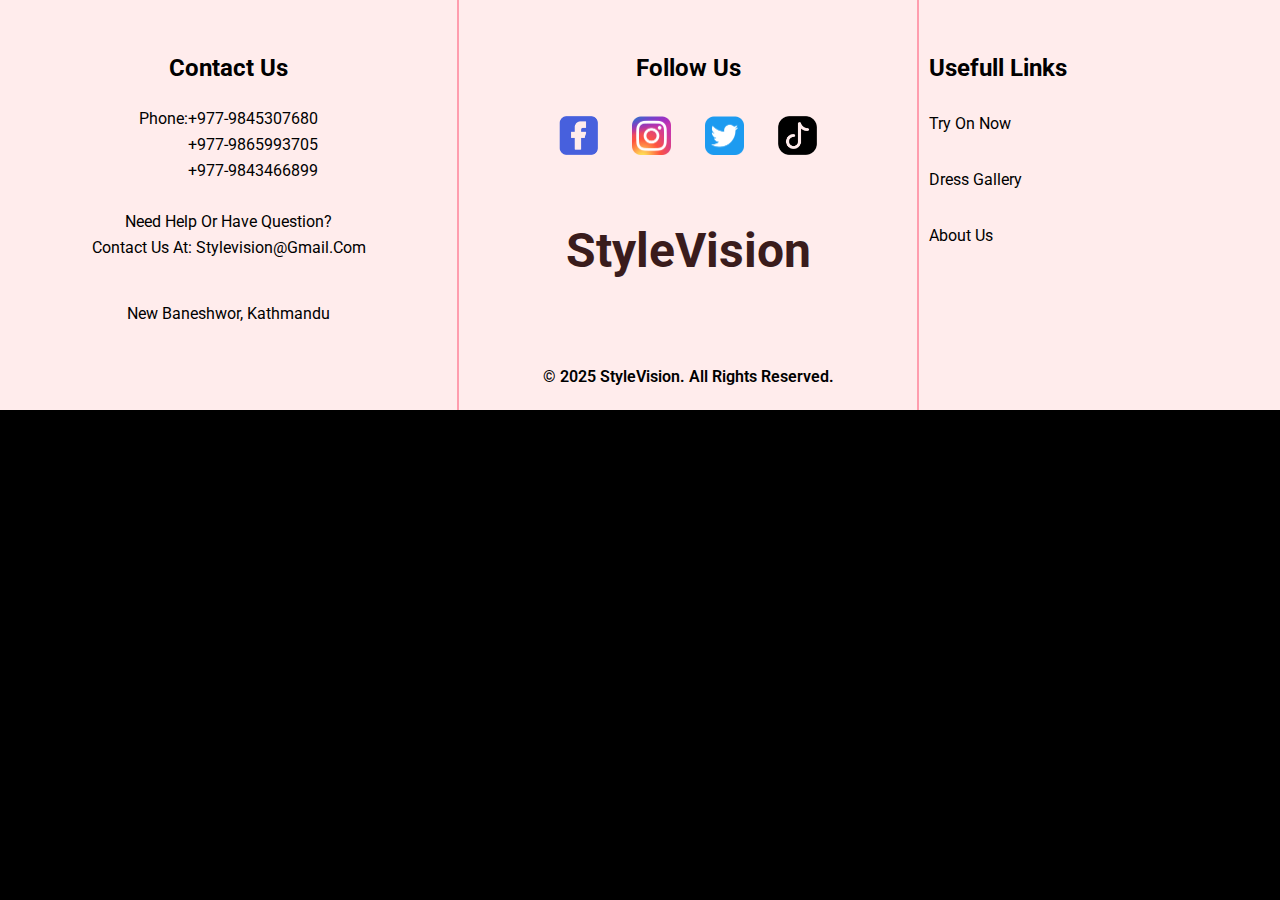
<file: footer/index.html>
<!DOCTYPE html>
<html lang="en">

<head>
    <meta charset="UTF-8">
    <meta name="viewport" content="width=device-width, initial-scale=1.0">
    <title>footer</title>
    <link rel="stylesheet" href="style.css">
    <link rel="preconnect" href="https://fonts.googleapis.com">
    <link rel="preconnect" href="https://fonts.gstatic.com" crossorigin>
    <link
        href="https://fonts.googleapis.com/css2?family=DM+Serif+Display:ital@0;1&family=Inter:ital,opsz,wght@0,14..32,100..900;1,14..32,100..900&family=Quicksand:wght@300..700&family=Roboto:ital,wght@0,100..900;1,100..900&family=Saira+Semi+Condensed:wght@100;200;300;400;500;600;700;800;900&display=swap"
        rel="stylesheet">
</head>

<body>
    <footer>
        <div class="footer-content">
            <div class="contact flex-box card-width">
                <div class="con-item">
                    <h2>contact us</h2>
                    <div class="num align col flex-box">
                        <p>phone:+977-9845307680</p>
                        <p class="para">+977-9865993705</p>
                        <p class="para1">+977-9843466899</p>
                    </div>
                </div>
                <div class="help col flex-box">
                    <p>need help or have question?</p>
                    <p>contact us at: stylevision@gmail.com</p>
                </div>
                <p class="para2 col">new baneshwor, kathmandu</p>
            </div>

            <div class="contact card-width ">
                <div class="con-item">
                    <h2>follow us</h2>
                    <div class="num mid">
                        <a><img src="../icon/facebook.png" alt="logo image of facebook"></a>
                        <a><img src="../icon/instagram.png" alt="logo image of instagram"></a>
                        <a><img src="../icon/twitter.png" alt="logo image of twitter"></a>
                        <a><img src="../icon/tiktok.png" alt="logo image of tiktok"></a>
                    </div>
                </div>
                <h1 class="text-center">styleVision</h1>
                <p class="copy-right text-center">&copy 2025 StyleVision. All rights reserved.</p>
            </div>

            <div class="contact last">
                <h2>usefull links</h2>
                <a href="#">try on now</a>
                <a href="#">dress gallery</a>
                <a href="#">about us</a>
                
            </div>
        </div>
    </footer>
</body>

</html>
</file>
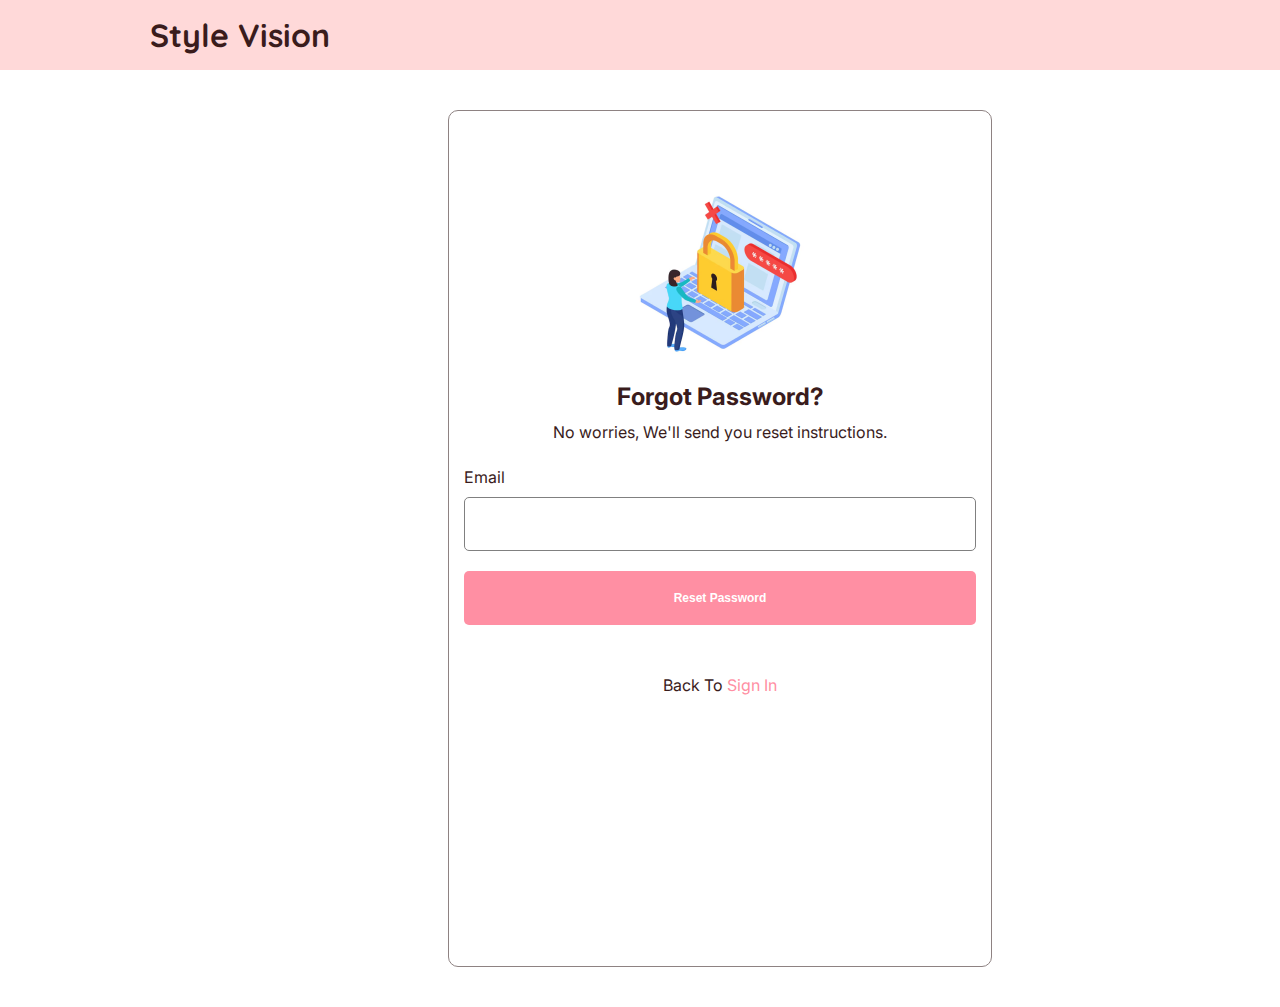
<file: pages/forgotPasswordPage/index.html>
<!DOCTYPE html>
<html lang="en">

<head>
    <meta charset="UTF-8">
    <meta name="viewport" content="width=device-width, initial-scale=1.0">
    <title>Forgot password</title>
    <link rel="stylesheet" href="style.css">
    <link rel="preconnect" href="https://fonts.googleapis.com">
    <link rel="preconnect" href="https://fonts.gstatic.com" crossorigin>
    <link
        href="https://fonts.googleapis.com/css2?family=DM+Serif+Display:ital@0;1&family=Inter:ital,opsz,wght@0,14..32,100..900;1,14..32,100..900&family=Quicksand:wght@300..700&family=Roboto:ital,wght@0,100..900;1,100..900&family=Saira+Semi+Condensed:wght@100;200;300;400;500;600;700;800;900&display=swap"
        rel="stylesheet">
</head>

<body>
    <form action="">
        <a href="../../landingPage/index.html">
            <h2>Style Vision</h2>
        </a>
        <div class="login">
            <div class="contain">
                <img src="../../image/forgotPass.png" alt="log in photo">
                <p class="para para-common">Forgot Password?</p>
                <p class="wel-message para-common">No worries, We'll send you reset instructions.</p>
                <div class="input">
                    <label for="email">Email</label>  
                    <input type="email" class="common-input" id="email" name="email">

                    <button class="common-input sign-in btn-font" type="submit">Reset Password</button>

                    <p class="no-account">back to <a href="../logInPage/index.html">Sign in</a></p>
                </div>
            </div>
        </div>
    </form>
</body>

</html>
</file>
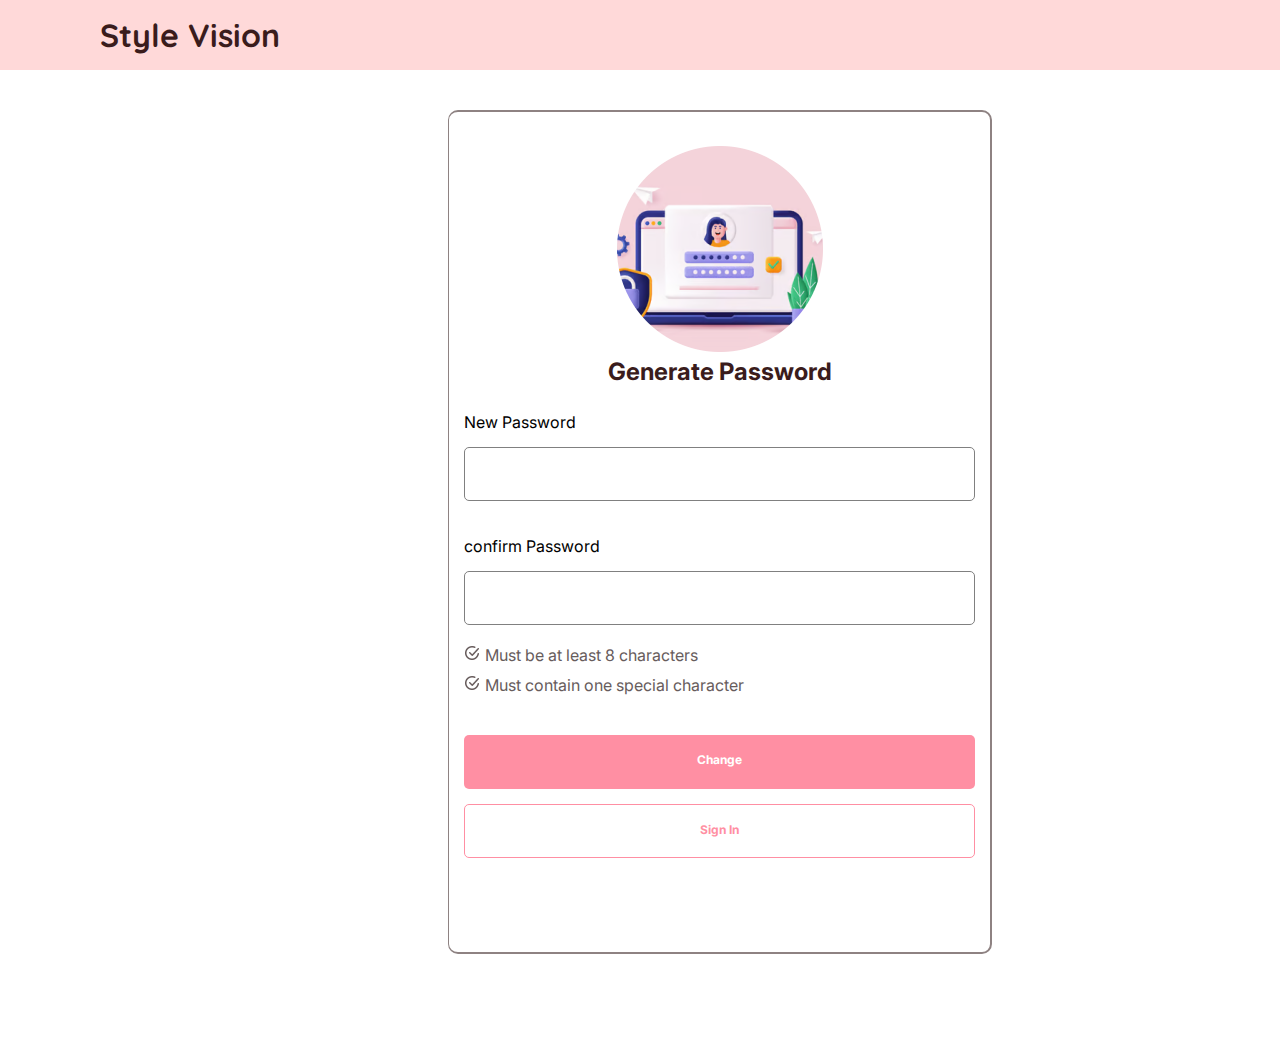
<file: pages/generatePassword/index.html>
<!DOCTYPE html>
<html lang="en">

<head>
    <meta charset="UTF-8">
    <meta name="viewport" content="width=device-width, initial-scale=1.0">
    <title>Password Reset page</title>
    <link rel="stylesheet" href="style.css">
    <link rel="preconnect" href="https://fonts.googleapis.com">
    <link rel="preconnect" href="https://fonts.gstatic.com" crossorigin>
    <link
        href="https://fonts.googleapis.com/css2?family=DM+Serif+Display:ital@0;1&family=Inter:ital,opsz,wght@0,14..32,100..900;1,14..32,100..900&family=Quicksand:wght@300..700&family=Roboto:ital,wght@0,100..900;1,100..900&family=Saira+Semi+Condensed:wght@100;200;300;400;500;600;700;800;900&display=swap"
        rel="stylesheet">
</head>

<body>
    <form action="">
        <a href="../../landingPage/index.html">
            <h2>Style Vision</h2>
        </a>
        <div class="login">
            <div class="contain">
                <img src="../../image/generatePsPhoto.png" alt="log in photo">
                <p class="para para-common">Generate Password</p>

                <div class="input">
                    <label for="newPassword">New Password</label>
                    <input type="password" class="common-input" id="newPassword" name="newPassword">

                    <label for="confirmPassword">confirm Password</label>
                    <input type="password" class="common-input" id="confirmPassword" name="confirmPassword">

                    <div class="remember-check">
                        <p class="password"><img src="../../image/image.png" alt="photo of circle tick">Must
                            be at least 8 characters</p>
                        <p class="password"><img src="../../image/image.png" alt="photo of circle tick">Must
                            contain one special character</p>
                    </div>

                    <a class="common-input sign-in btn-font" type="submit">change</a>
                    
                    <a class="btn-font sign-in-with common-input" href="../logInPage/index.html">sign in</a>


                </div>
            </div>
        </div>
    </form>
</body>

</html>
</file>
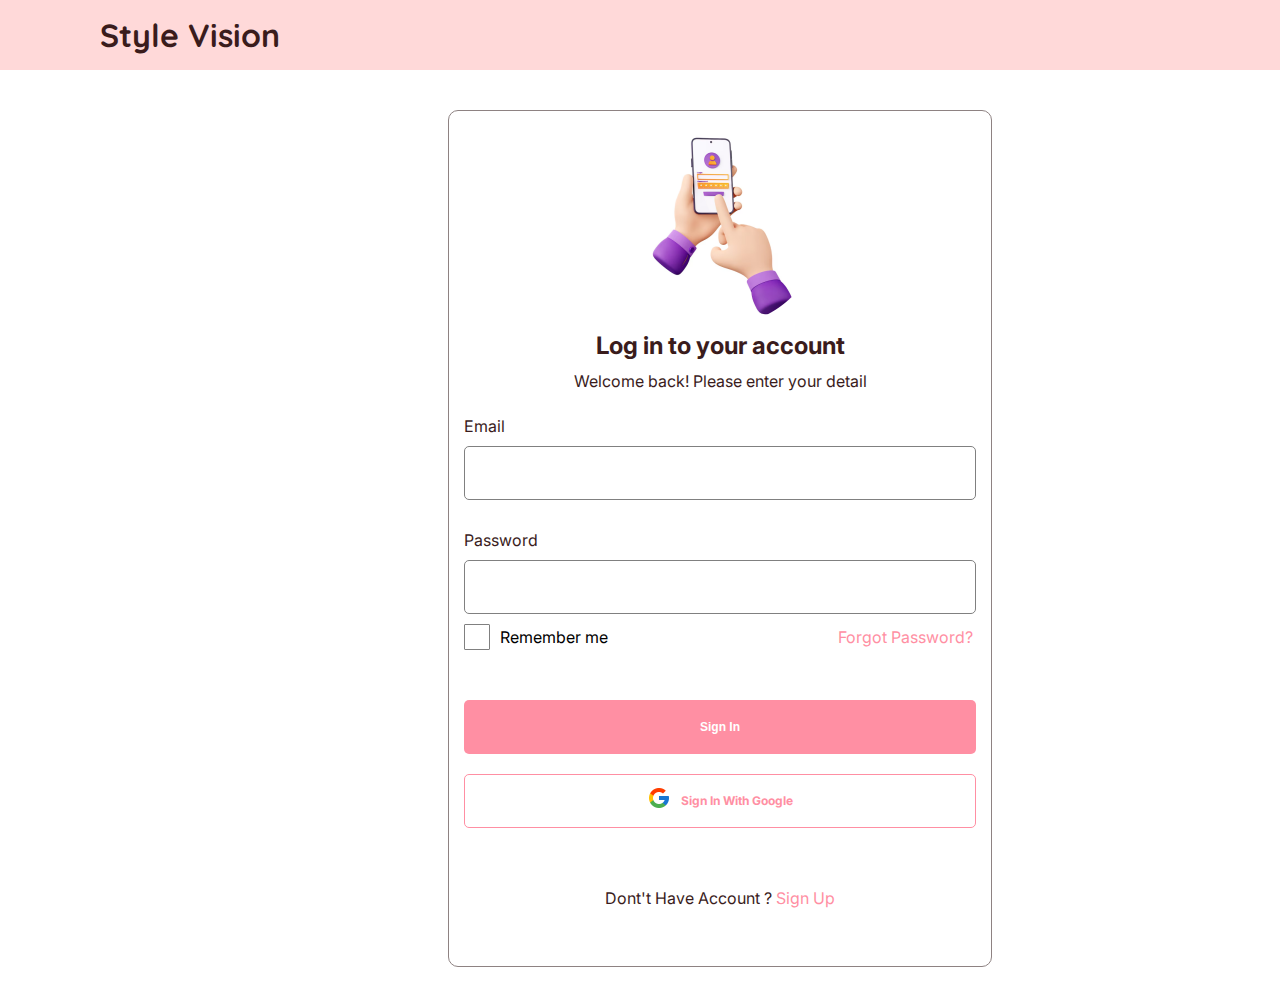
<file: pages/logInPage/index.html>
<!DOCTYPE html>
<html lang="en">

<head>
    <meta charset="UTF-8">
    <meta name="viewport" content="width=device-width, initial-scale=1.0">
    <title>Log in</title>
    <link rel="stylesheet" href="style.css">
    <link rel="preconnect" href="https://fonts.googleapis.com">
    <link rel="preconnect" href="https://fonts.gstatic.com" crossorigin>
    <link
        href="https://fonts.googleapis.com/css2?family=DM+Serif+Display:ital@0;1&family=Inter:ital,opsz,wght@0,14..32,100..900;1,14..32,100..900&family=Quicksand:wght@300..700&family=Roboto:ital,wght@0,100..900;1,100..900&family=Saira+Semi+Condensed:wght@100;200;300;400;500;600;700;800;900&display=swap"
        rel="stylesheet">
</head>

<body>
    <form action="">
        <a href="../../landingPage/index.html">
            <h2>Style Vision</h2>
        </a>
        <div class="login">
            <div class="contain">
                <img src="../../image/image copy 5.png" alt="log in photo">
                <p class="para para-common">Log in to your account</p>
                <p class="wel-message para-common">Welcome back! Please enter your detail</p>
                <div class="input">
                    <label for="email">Email</label>  
                    <input type="email" class="common-input" id="email" name="email">
                    <label for="password">Password</label>
                    <input type="password" class="common-input" id="password" name="password">

                    <div class="remember-check">
                        <input type="checkbox" id="check">
                        <p class="remember">Remember me</p>
                        <a href="../forgotPasswordPage/index.html">Forgot Password?</a>
                    </div>
                    <button class="common-input sign-in btn-font" type="submit">Sign in</button>
                    <div class="sign-in-with common-input">
                        <a href="#"><img src="../../icon/google.png" alt="photo of the google"></a>
                        <a href="#"><p class="btn-font">sign in with google</p></a>
                    </div>
                    <p class="no-account">dont't have account ? <a href="../registerPage/index.html">Sign Up</a></p>
                </div>
            </div>
        </div>
    </form>
</body>

</html>
</file>
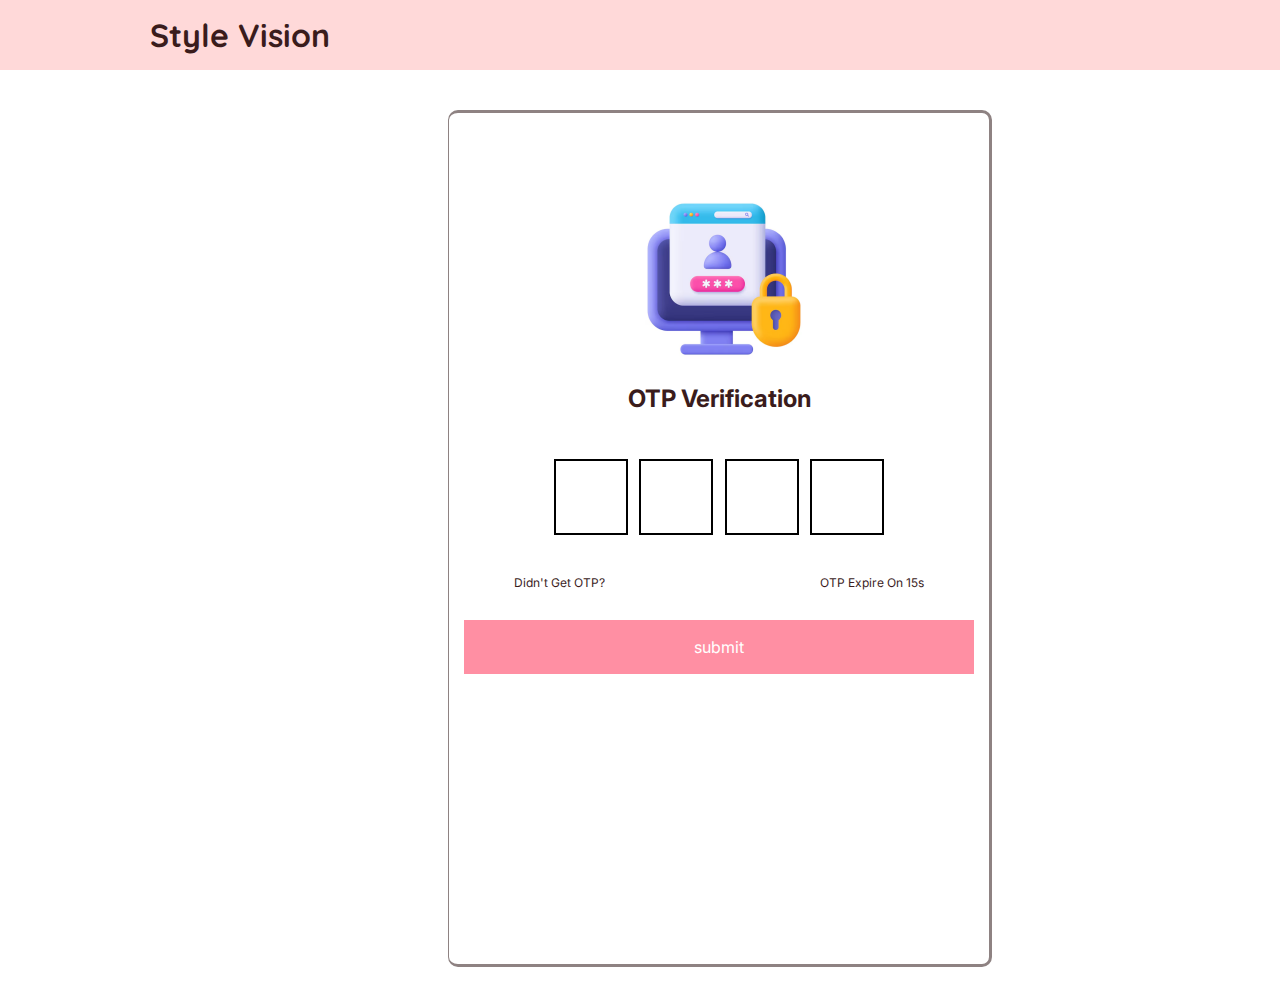
<file: pages/optPage/index.html>
<!DOCTYPE html>
<html lang="en">

<head>
    <meta charset="UTF-8">
    <meta name="viewport" content="width=device-width, initial-scale=1.0">
    <title>OTP page</title>
    <link rel="stylesheet" href="style.css">
    <link rel="preconnect" href="https://fonts.googleapis.com">
    <link rel="preconnect" href="https://fonts.gstatic.com" crossorigin>
    <link
        href="https://fonts.googleapis.com/css2?family=DM+Serif+Display:ital@0;1&family=Inter:ital,opsz,wght@0,14..32,100..900;1,14..32,100..900&family=Quicksand:wght@300..700&family=Roboto:ital,wght@0,100..900;1,100..900&family=Saira+Semi+Condensed:wght@100;200;300;400;500;600;700;800;900&display=swap"
        rel="stylesheet">
</head>

<body>
    <form action="">
        <a href="../../landingPage/index.html">
            <h2>Style Vision</h2>
        </a>
        <div class="login">
            <div class="contain">
                <img src="../../image/otp.png" alt="log in photo">
                <p class="para para-common">OTP Verification</p>
                
                <div class="input">
                    <div class="opt-in">
                        <input type="text" class="common-input" id="otp" name="otp">
                        <input type="text" class="common-input" id="otp" name="otp">
                        <input type="text" class="common-input" id="otp" name="otp">
                        <input type="text" class="common-input" id="otp" name="otp">
                    </div>
                    <div class="text">
                        <p class="no-account">didn't get OTP? </p>
                        <p class="right no-account" id="para">OTP expire on <span id="countDown">15</span>s</p>
                    </div>
                    <a href="../generatePassword/index.html" class="sign-in btn-font">submit</a>
                
                </div>
            </div>
        </div>
    </form>
    <script src="count.js"></script>
</body>

</html>
</file>
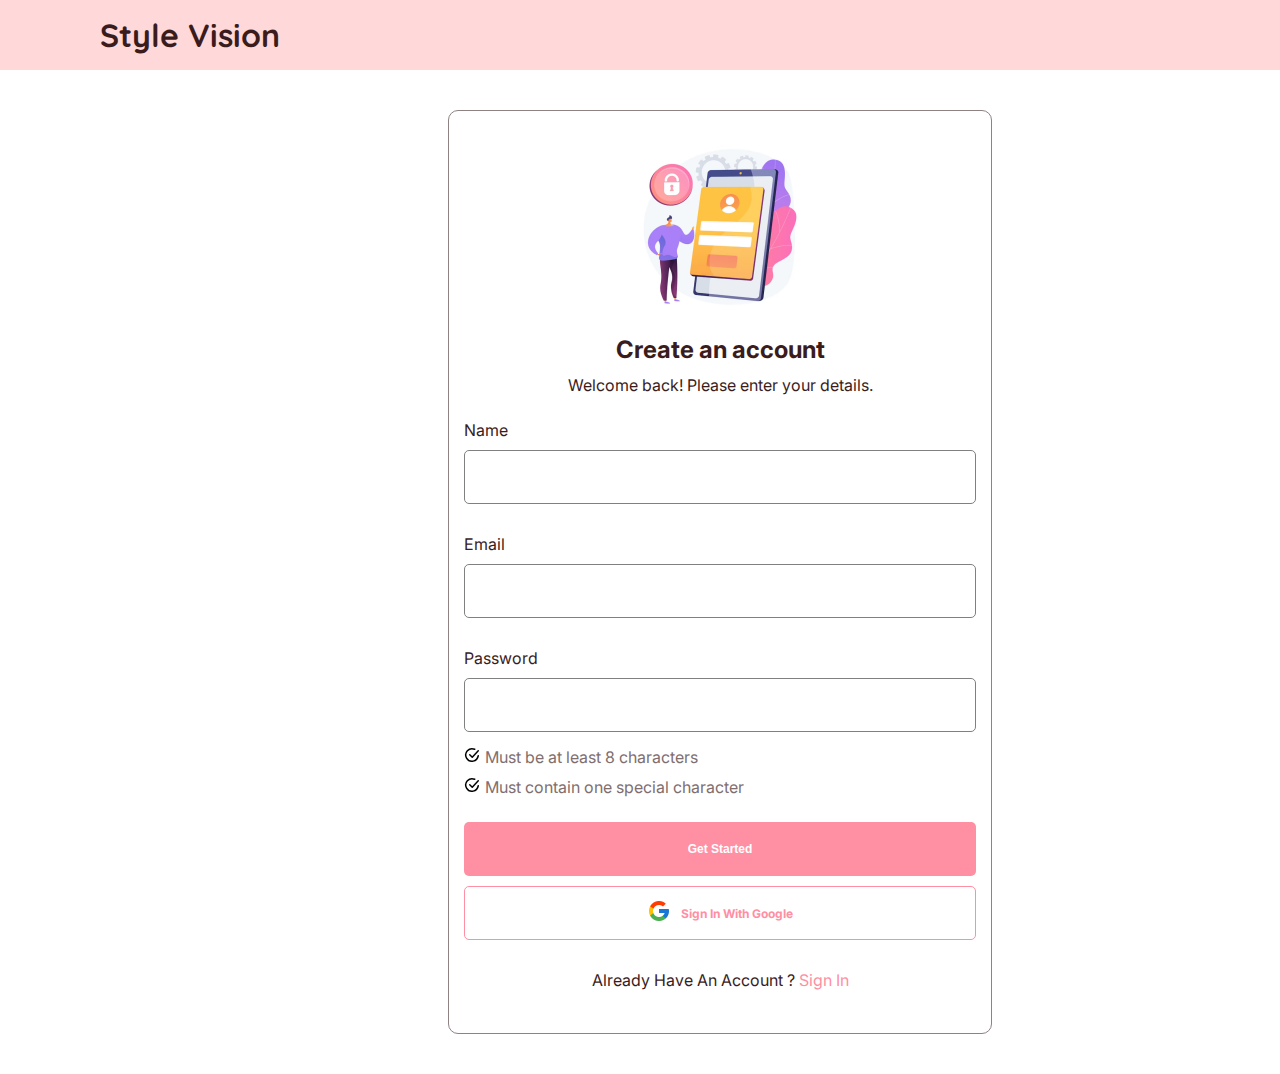
<file: pages/registerPage/index.html>
<!DOCTYPE html>
<html lang="en">

<head>
    <meta charset="UTF-8">
    <meta name="viewport" content="width=device-width, initial-scale=1.0">
    <title>Register</title>
    <link rel="stylesheet" href="style.css">
    <link rel="preconnect" href="https://fonts.googleapis.com">
    <link rel="preconnect" href="https://fonts.gstatic.com" crossorigin>
    <link
        href="https://fonts.googleapis.com/css2?family=DM+Serif+Display:ital@0;1&family=Inter:ital,opsz,wght@0,14..32,100..900;1,14..32,100..900&family=Quicksand:wght@300..700&family=Roboto:ital,wght@0,100..900;1,100..900&family=Saira+Semi+Condensed:wght@100;200;300;400;500;600;700;800;900&display=swap"
        rel="stylesheet">
</head>

<body>
    <form action="">
        <a href="../../landingPage/index.html">
            <h2>Style Vision</h2>
        </a>
        <div class="login">
            <div class="contain">
                <img src="../../image/createAcPhoto.png" alt="log in photo">
                <p class="para para-common">Create an account</p>
                <p class="wel-message para-common">Welcome back! Please enter your details.</p>
                <div class="input">
                    <label for="name">Name</label>
                    <input type="name" class="common-input" id="name" name="name">

                    <label for="email">Email</label>
                    <input type="email" class="common-input" id="email" name="email">

                    <label for="password">Password</label>
                    <input type="password" class="common-input" id="password" name="password">

                    <div class="remember-check">
                        <p class="password"><img src="../../image/CharmCircleTick.svg" alt="photo of circle tick">Must
                            be at least 8 characters</p>
                        <p class="password"><img src="../../image/CharmCircleTick.svg" alt="photo of circle tick">Must
                            contain one special character</p>
                    </div>

                    <button class="common-input sign-in btn-font" type="submit">Get Started</button>

                    <div class="sign-in-with common-input">
                        <a href="#"><img src="../../icon/google.png" alt="photo of the google"></a>
                        <a href="#">
                            <p class="btn-font">sign in with google</p>
                        </a>
                    </div>
                    <p class="no-account">Already Have an Account ? <a href="../logInPage/index.html">Sign In</a></p>
                </div>
            </div>
        </div>
    </form>
</body>

</html>
</file>
<file: footer/style.css>
@import url(../universal_style/uni-style.css);

footer .footer-content {
    display: flex;
    font-family: "roboto", sans-serif;

}

footer .contact {
    background-color: #FFECEC;
    padding-top: 55px;
    text-transform: capitalize;
    border-right: 2px solid #FF8FA3D9;
    border-top: none;
    line-height: 26px;
    perspective: 1000px;
}

footer .card-width {
    width: 530px;
}
footer .footer-content .contact .para2 {
    margin: 40px 0;
}

footer .flex-box {
    display: flex;
    flex-direction: column;
    align-items: center;
}

footer .contact .num {
    margin: 25px 0;
}

footer .align {
    align-items: end;
}

footer .con-item {
    text-align: center;
}

footer .footer-content .mid {
    display: flex;
    justify-content: space-between;
    align-items: center;
    padding: 10px 100px;
}

footer .footer-content .mid img {
    width: 39px;
    height: 39px;
}
footer .footer-content .mid img:hover {
    background-color: red;
    border-radius: 10px;
    transform: scale(1.5);
}

footer .text-center {
    text-align: center;
}

footer .contact h1 {
    font-size: 48px;
    font-weight: 700;
    padding: 40px 0;
    color: #3A1C1C;
}

footer .copy-right {
    font-weight: 600;
    margin-top: 60px;
    padding-bottom: 20px;
}
footer .last {
    width: 600px;
    border: none;
    padding-left: 10px;
}
footer .last a {
    display: block;
    margin: 30px 0;
}
</file>
<file: pages/forgotPasswordPage/style.css>
@import url(../../universal_style/uni-style.css);
.login {
    color: #3A1C1C;
    background-color: white;
}
form h2 {
    color: #3A1C1C;
    font-family: "Quicksand", sans-serif;
    background-color: #FFD9D9;
    padding: 15px 150px;
    font-weight: 700;
    font-size: 32px;
}

form .login {
    display: flex;
    justify-content: center;
    align-items: center;
}
form .login .contain img {
    height: 206px;
    width: 206px;
    object-fit:  cover;
}
form .login .contain {
    margin: 40px 0;
    padding-top: 60px;
    border: 1px solid #8E8282;
    display: flex;
    width: 544px;
    height: 857px;
    border-radius: 10px;
    justify-content: start;
    flex-direction: column;
    align-items: center;
}

form .login .contain .input {
    display: flex;
    flex-direction: column;
    width: 100%;
    padding: 0 15px;
}
form .login .contain input {
    padding: 0 15px;
}
form .login .contain .para-common {
    padding: 5px 50px;
}
form .login .para {
    font-weight: 700;
    font-size: 24px;
    line-height: 30px;
}


form .login .input label {
    margin-top: 20px;
}
form .login .input .common-input  {
    margin: 10px 0;
    width: 100%;
    height: 54px;
    border: 1px solid gray;
    text-transform: capitalize;
    border-radius: 5px;
    font-size: 35px;
    outline: none;
}
form .login .input a {
    padding: 20px 0;
    text-align: center;
}
form .login .input input:focus {
    border-color: pink;
}

form .login .contain .input .sign-in {
    background-color: #FF8FA3;
    color: white;
    margin-top: 10px;
    border: none;
}
form .login .contain .input .sign-in:hover {
    background-color: #F22E51;
}
form .login .contain .input .btn-font {
    font-size: 12px;
    font-weight: 700;
    color: white;
}
form .login .contain .input .no-account {
    text-align: center;
    margin: 40px 0;
    text-transform: capitalize;
}
form .login .contain .input .no-account a {
    color: #FF8FA3;
}
</file>
<file: pages/generatePassword/style.css>
@import url(../../universal_style/uni-style.css);

.login {
    color: #3A1C1C;
    background-color: white;
}

form h2 {
    color: #3A1C1C;
    font-family: "Quicksand", sans-serif;
    background-color: #FFD9D9;
    padding: 15px 100px;
    font-weight: 700;
    font-size: 32px;
}

form a:hover {
    color: #3A1C1C;
}

form .login {
    display: flex;
    justify-content: center;
    align-items: center;
    padding-top: 40px;
}

form .login .contain img {
    height: 206px;
    width: 206px;
}


form .login .contain {
    border-width: 2px 2px 2px 1px;
    border-style: solid;
    border-color: #8E8282;
    display: flex;
    width: 544px;
    height: 844px;
    border-radius: 10px;
    justify-content: center;
    flex-direction: column;
    align-items: center;
    margin-bottom: 100px;
    padding-bottom: 60px;
}

form .login .contain .input {
    display: flex;
    flex-direction: column;
    width: 100%;
    padding: 0 15px;
    gap: 15px;
}

form .login .contain input {
    padding: 0 10px;
}

form .login .contain .para-common {
    padding: 5px 50px;
}

form .login .para {
    font-weight: 700;
    font-size: 24px;
    line-height: 30px;
}


form .login .input label {
    margin-top: 20px;
    color: black;
}

form .login .input .common-input {
    /* margin-top: 10px; */
    width: 100%;
    height: 54px;
    border: 1px solid gray;
    text-transform: capitalize;
    border-radius: 5px;
    font-size: 35px;
    outline: none;
}

form .login .input input:focus {
    border-color: pink;
}

form .login .contain .input .remember-check {
    color: #675C5C;
}

form .login .contain .input .remember-check p {
    line-height: 30px;
}

form .login .input .remember-check img {
    height: 16px;
    width: 16px;
    margin-right: 5px;
}

form .login .contain .input .sign-in {
    background-color: #FF8FA3;
    color: white;
    margin-top: 20px;
    border: none;
}

form .login .contain .input .btn-font {
    font-size: 12px;
    font-weight: 700;
    text-align: center;
    padding: 17px 0;
}

form .login .contain .input .sign-in-with {
    border-color: #FF8FA3;
}

form .login .contain .input a {
    color: #FF8FA3;
}


form .login .contain .input .btn-font:hover {
    background-color: #F22E51;
}
</file>
<file: pages/logInPage/style.css>
@import url(../../universal_style/uni-style.css);
.login {
    color: #3A1C1C;
    background-color: white;
}
form h2 {
    color: #3A1C1C;
    font-family: "Quicksand", sans-serif;
    background-color: #FFD9D9;
    padding: 15px 100px;
    font-weight: 700;
    font-size: 32px;
}
form a:hover {
    color: #3A1C1C;
}
form .login {
    display: flex;
    justify-content: center;
    align-items: center;
}
form .login .contain img {
    height: 206px;
    width: 206px;
}
form .login .contain .input a img {
    height: 24px;
    width: 24px;
}
form .login .contain {
    margin: 40px 0;
    border: 1px solid #8E8282;
    display: flex;
    width: 544px;
    height: 857px;
    border-radius: 10px;
    justify-content: center;
    flex-direction: column;
    align-items: center;
}

form .login .contain .input {
    display: flex;
    flex-direction: column;
    width: 100%;
    padding: 0 15px;
}
form .login .contain .para-common {
    padding: 5px 50px;
}
form .login .para {
    font-weight: 700;
    font-size: 24px;
    line-height: 30px;
}
form .login .contain .well-message {
    color: #806E6E;
}
form .login .input label {
    margin-top: 20px;
}
form .login .input .common-input  {
    margin: 10px 0;
    width: 100%;
    height: 54px;
    border: 1px solid gray;
    text-transform: capitalize;
    border-radius: 5px;
    font-size: 20px;
    outline: none;
}
form .login .input input:focus {
    border-color: pink;
}
form .login .contain .input .remember-check {
    display: flex;
    align-items: center;
}
form .login .contain .input .remember-check #check {
    height: 26px;
    width: 26px;
    border-radius: 1px;
    appearance: none;
    border: 1px solid gray;
    position: relative;
}
form .login .contain .input .remember-check #check:checked {
    border-color: #FF8FA3;
}
form .login .contain .input .remember-check #check:checked::after {
    content: "";
    position: absolute;
    width: 6px;
    height: 12px;
    border: solid #FF8FA3;
    border-width: 0 2px 2px 0;
    transform: rotate(45deg);
    top: 3px;
    left: 8px;
}

form .login .contain .input .remember-check .remember {
    margin: 0 10px;
    color: black;
}
form .login .contain .input .remember-check a {
    padding-left: 220px;
    color: #FF8FA3;
}
form .login .contain .input .sign-in {
    background-color: #FF8FA3;
    color: white;
    margin-top: 50px;
    border: none;
}
form .login .contain .input .btn-font {
    font-size: 12px;
    font-weight: 700;
}
form .login .contain .input .sign-in-with {
    display: flex;
    align-items: center;
    justify-content: center;
    gap: 10px;
    border-color: #FF8FA3;
}
form .login .contain .input .sign-in-with a {
    color: #FF8FA3;
}
form .login .contain .input .no-account {
    text-align: center;
    margin: 50px 0;
    text-transform: capitalize;
}
form .login .contain .input .no-account a {
    color: #FF8FA3;
}
form .login .contain .input .sign-in-with:hover,
form .login .contain .input button:hover {
    background-color: #F22E51;
}
</file>
<file: pages/optPage/style.css>
@import url(../../universal_style/uni-style.css);
.login {
    color: #3A1C1C;
    background-color: white;
}

form h2 {
    color: #3A1C1C;
    font-family: "Quicksand", sans-serif;
    background-color: #FFD9D9;
    padding: 15px 150px;
    font-weight: 700;
    font-size: 32px;
}

form a:hover {
    color: #3A1C1C;
}

form .login {
    display: flex;
    justify-content: center;
    align-items: center;
}

form .login .contain img {
    height: 206px;
    width: 206px;
    object-fit:  cover;
}

form .login .contain {
    margin: 40px 0;
    padding-top: 60px;
    border-width: 3px 3px 3px 1px;
    border-style: solid;
    border-color: #8E8282;
    display: flex;
    width: 544px;
    height: 857px;
    border-radius: 10px;
    justify-content: start;
    flex-direction: column;
    align-items: center;
}

form .login .contain .input {
    display: flex;
    flex-direction: column;
    width: 100%;
    padding: 0 15px;
}

form .login .contain input {
    padding: 0 15px;
}

form .login .contain .para-common {
    padding: 5px 50px;
}

form .login .para {
    font-weight: 700;
    font-size: 24px;
    line-height: 30px;
}

form .opt-in {
    display: flex; 
    justify-content: space-between;
    margin: 30px 0;
    padding: 0 90px;
}

form .login .input .common-input  {
    margin: 10px 0;
    width: 74px;
    height: 76px;
    border: 2px solid black;
    text-transform: capitalize;
    font-size: 45px;
    outline: none;
}

form .login .input input:focus {
    border-color: pink;
}


form .login .contain .input .sign-in {
    background-color: #FF8FA3;
    color: white;
    width: 100%;
    height: 54px;
    margin-top: 30px;
    border: none;
    text-align: center;
    padding: 17px 0;
}

/* a tag is comming from js */
form .login .contain .input .text a {
    color: #FF8FA3;
}
form .login .contain .input .text a:hover {
    cursor: pointer;
}

form .text {
    display: flex;
    justify-content: space-between;
    padding: 0 50px;
    margin: 0 0;
}

form .login .contain .input .no-account {
    text-transform: capitalize;
    font-size: 12px;
}

form .login .contain .input .btn-font:hover {
    background-color: #F22E51;
}
</file>
<file: pages/registerPage/style.css>
@import url(../../universal_style/uni-style.css);

.login {
    color: #3A1C1C;
    background-color: white;
}

form h2 {
    color: #3A1C1C;
    font-family: "Quicksand", sans-serif;
    background-color: #FFD9D9;
    padding: 15px 100px;
    font-weight: 700;
    font-size: 32px;
}

form a:hover {
    color: #3A1C1C;
}

form .login {
    display: flex;
    justify-content: center;
    align-items: center;
}

form .login .contain img {
    height: 206px;
    width: 206px;
}

form .login .contain .input a img {
    height: 24px;
    width: 24px;
}

form .login .contain {
    margin: 40px 0;
    border: 1px solid #8E8282;
    display: flex;
    width: 544px;
    height: 924px;
    border-radius: 10px;
    justify-content: center;
    flex-direction: column;
    align-items: center;
}

form .login .contain .input {
    display: flex;
    flex-direction: column;
    width: 100%;
    padding: 0 15px;
}

form .login .contain .para-common {
    padding: 5px 50px;
}

form .login .para {
    font-weight: 700;
    font-size: 24px;
    line-height: 30px;
}

form .login .contain .well-message {
    color: #806E6E;
}

form .login .input label {
    margin-top: 20px;
}

form .login .input .common-input {
    margin: 10px 0;
    width: 100%;
    height: 54px;
    border: 1px solid gray;
    text-transform: capitalize;
    border-radius: 5px;
    font-size: 20px;
    outline: none;
}

form .login .input input:focus {
    border-color: pink;
}

form .login .contain .input .remember-check {
    display: flex;
    flex-direction: column;
    justify-content: start;
    align-items: start;
    line-height: 30px;
    color: #806E6E
}

form .login .input .remember-check img {
    height: 16px;
    width: 16px;
    margin-right: 5px;
}

form .login .contain .input .sign-in {
    background-color: #FF8FA3;
    color: white;
    margin-top: 20px;
    border: none;
}

form .login .contain .input .btn-font {
    font-size: 12px;
    font-weight: 700;
}

form .login .contain .input .sign-in-with {
    display: flex;
    align-items: center;
    justify-content: center;
    gap: 10px;
    border-color: #FF8FA3;
    margin: 0;
}

form .login .contain .input .sign-in-with a {
    color: #FF8FA3;
}

form .login .contain .input .no-account {
    text-align: center;
    margin: 30px 0;
    text-transform: capitalize;
}

form .login .contain .input .no-account a {
    color: #FF8FA3;
}

form .login .contain .input .sign-in-with:hover,
form .login .contain .input button:hover {
    background-color: #F22E51;
}
</file>
